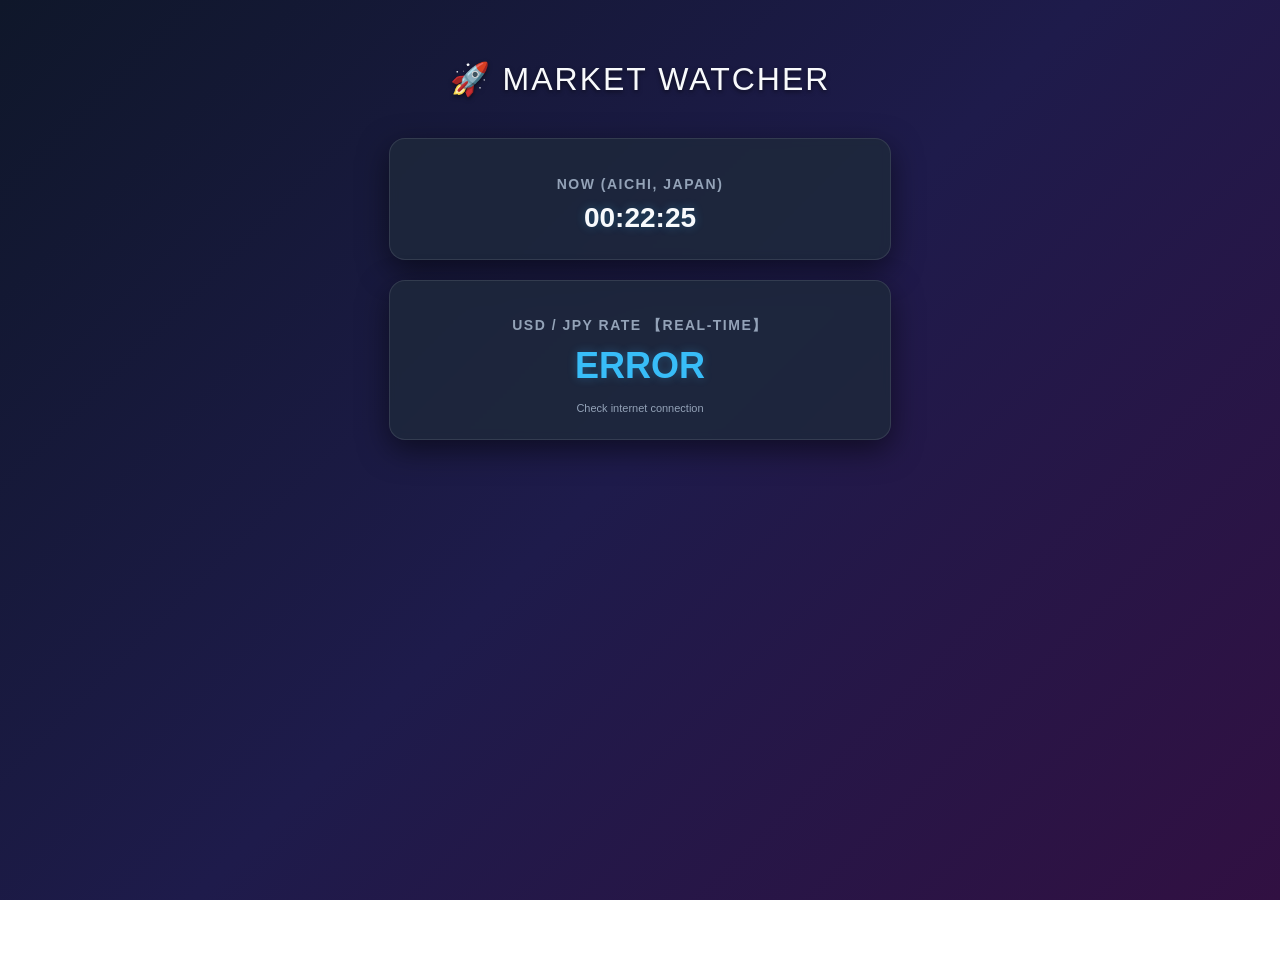
<file: index.html>
<!DOCTYPE html>
<html lang="ja">
<head>
    <meta charset="UTF-8">
    <title>リアルタイム金融ダッシュボード - マンハッタン・ナイト</title>
    <style>
        body {
            font-family: 'Helvetica Neue', Helvetica, Arial, sans-serif;
            text-align: center;
            margin-top: 60px;
            color: #f8fafc;

            /* 夜の都会をイメージしたグラデーション背景 */
            background: linear-gradient(135deg, #0f172a 0%, #1e1b4b 50%, #311042 100%);
            background-attachment: fixed;
            min-height: 100vh;
        }

        h1 {
            font-weight: 200;
            letter-spacing: 2px;
            margin-bottom: 40px;
            text-shadow: 0 2px 4px rgba(0,0,0,0.5);
        }

        .card {
            background: rgba(30, 41, 59, 0.85); /* 半透明にして背景を少し透けさせる */
            max-width: 450px;
            margin: 20px auto;
            padding: 25px;
            border-radius: 16px;
            box-shadow: 0 10px 30px rgba(0,0,0,0.5);
            border: 1px solid rgba(255,255,255,0.1);
            backdrop-filter: blur(5px); /* 背景を少しぼかすおしゃれな効果 */
        }

        h2 {
            color: #94a3b8;
            font-size: 14px;
            margin-bottom: 10px;
            text-transform: uppercase;
            letter-spacing: 1.5px;
        }

        .value {
            font-size: 36px;
            font-weight: bold;
            color: #38bdf8;
            transition: color 0.3s, text-shadow 0.3s;
            text-shadow: 0 0 10px rgba(56, 189, 248, 0.3);
        }

        /* 更新時のアニメーション */
        .flash {
            color: #4ade80 !important;
            text-shadow: 0 0 15px rgba(74, 222, 128, 0.8);
        }

        .update-time {
            font-size: 11px;
            color: #94a3b8;
            margin-top: 15px;
        }
    </style>
</head>
<body>

    <h1>🚀 MARKET WATCHER</h1>

    <!-- 現在時刻 -->
    <div class="card">
        <h2>NOW (Aichi, Japan)</h2>
        <div id="clock" class="value" style="font-size: 28px; color: #f8fafc;">00:00:00</div>
    </div>

    <!-- 本物の為替データ（ドル円） -->
    <div class="card">
        <h2>USD / JPY Rate 【REAL-TIME】</h2>
        <div id="forex-price" class="value">CONNECTING...</div>
        <div id="update-info" class="update-time">Status: Waiting...</div>
    </div>

    <script>
        // 時計
        function updateClock() {
            const now = new Date();
            const h = String(now.getHours()).padStart(2, '0');
            const m = String(now.getMinutes()).padStart(2, '0');
            const s = String(now.getSeconds()).padStart(2, '0');
            document.getElementById('clock').innerText = `${h}:${m}:${s}`;
        }
        setInterval(updateClock, 1000);
        updateClock();

        // リアルタイムデータ取得
        async function fetchRealData() {
            const priceElement = document.getElementById('forex-price');
            const infoElement = document.getElementById('update-info');

            try {
                // 為替データAPI
                const response = await fetch('https://open.er-api.com/v6/latest/USD');
                
                if (!response.ok) throw new Error('Fetch failed');

                const data = await response.json();
                const jpyRate = data.rates.JPY;
                
                priceElement.innerText = jpyRate.toFixed(2) + ' JPY';

                // 更新演出
                priceElement.classList.add('flash');
                setTimeout(() => priceElement.classList.remove('flash'), 1000);

                // 更新時刻
                const now = new Date();
                infoElement.innerText = `LAST UPDATE: ${now.toLocaleTimeString()} (Auto-refresh)`;

            } catch (error) {
                priceElement.innerText = 'ERROR';
                infoElement.innerText = 'Check internet connection';
            }
        }

        fetchRealData();
        setInterval(fetchRealData, 10000); // 10秒ごと
    </script>

</body>
</html>
</file>
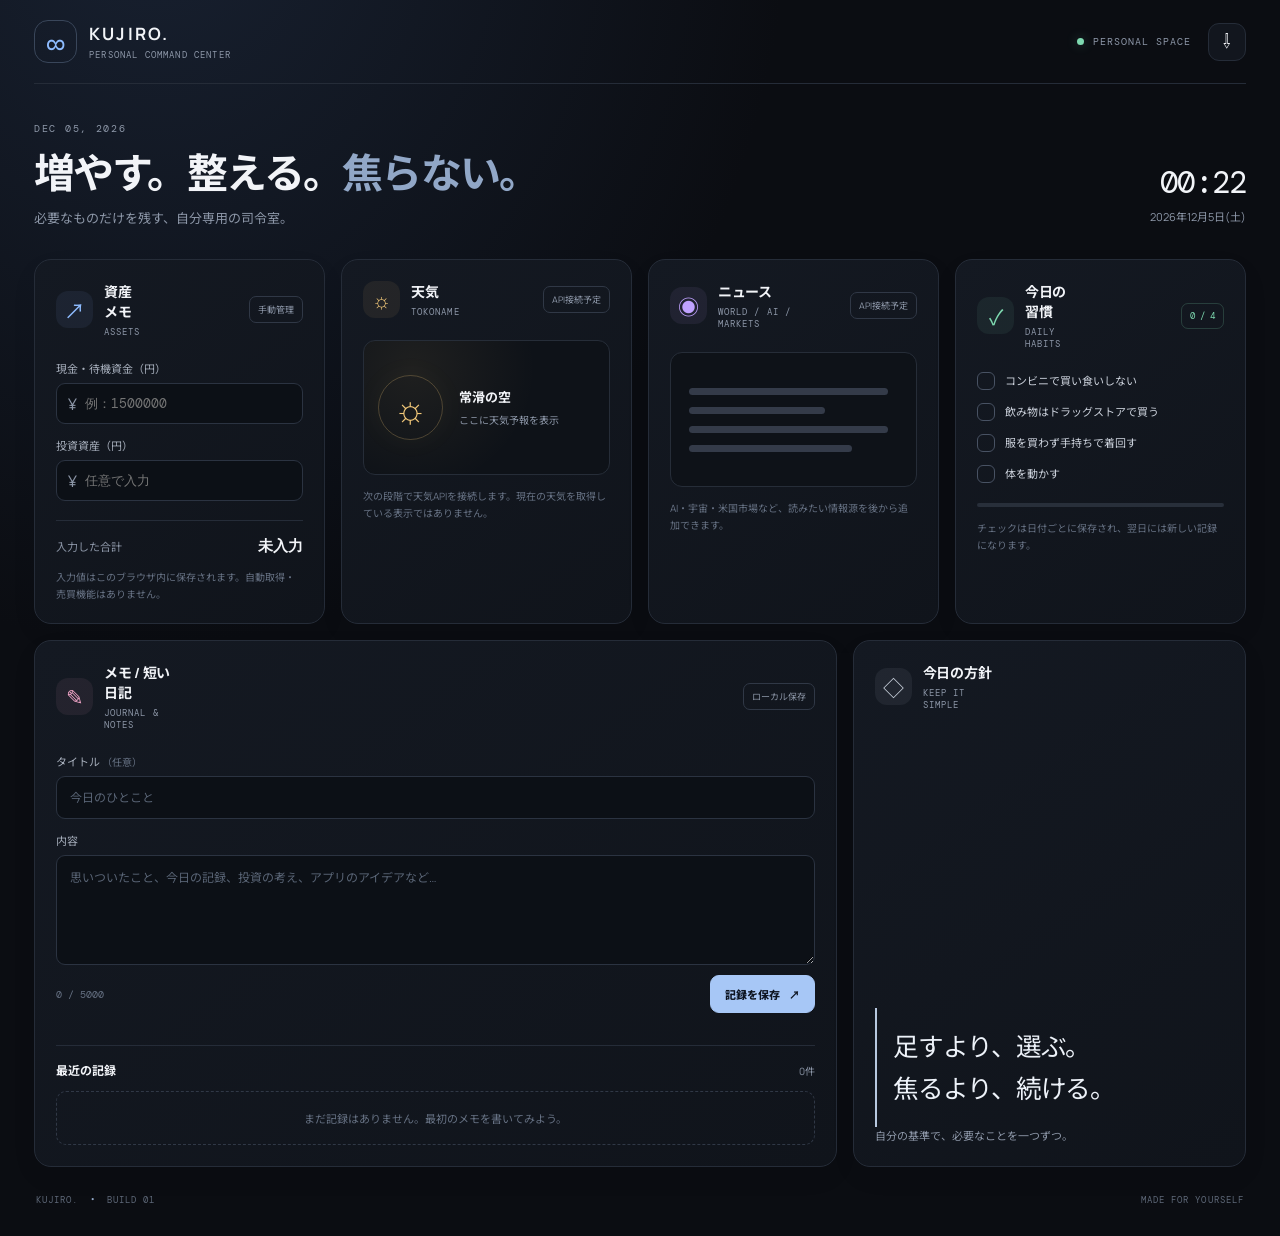
<file: kujiro-dashboard/index.html>
<!doctype html>
<html lang="ja">
<head>
  <meta charset="utf-8">
  <meta name="viewport" content="width=device-width, initial-scale=1">
  <meta name="theme-color" content="#0b0d12">
  <title>KUJIRO. — Personal Dashboard</title>
  <link rel="stylesheet" href="style.css">
</head>
<body>
  <div class="app-shell">
    <header class="topbar">
      <a class="brand" href="#" aria-label="KUJIRO Dashboard home">
        <span class="brand-mark">∞</span>
        <span><strong>KUJIRO.</strong><small>PERSONAL COMMAND CENTER</small></span>
      </a>
      <div class="topbar-right">
        <span class="status-dot"></span><span class="local-label">PERSONAL SPACE</span>
        <button class="icon-button" id="exportBtn" title="データをバックアップ" aria-label="データをバックアップ">⇩</button>
      </div>
    </header>

    <main>
      <section class="hero">
        <div>
          <p class="eyebrow" id="todayLabel">TODAY</p>
          <h1>増やす。整える。<span>焦らない。</span></h1>
          <p class="hero-sub">必要なものだけを残す、自分専用の司令室。</p>
        </div>
        <div class="clock-panel">
          <div id="clock" class="clock">--:--</div>
          <div id="fullDate" class="full-date">日付を読み込み中</div>
        </div>
      </section>

      <section class="dashboard-grid" aria-label="ダッシュボード">
        <article class="panel asset-panel">
          <div class="panel-heading">
            <div class="panel-title"><span class="panel-icon blue">↗</span><div><h2>資産メモ</h2><p>ASSETS</p></div></div>
            <span class="tag">手動管理</span>
          </div>
          <label for="cashInput">現金・待機資金（円）</label>
          <div class="money-input-wrap"><span>¥</span><input id="cashInput" type="number" min="0" step="1000" placeholder="例：1500000" inputmode="numeric"></div>
          <label for="investInput">投資資産（円）</label>
          <div class="money-input-wrap"><span>¥</span><input id="investInput" type="number" min="0" step="1000" placeholder="任意で入力" inputmode="numeric"></div>
          <div class="asset-total"><span>入力した合計</span><strong id="assetTotal">未入力</strong></div>
          <p class="microcopy">入力値はこのブラウザ内に保存されます。自動取得・売買機能はありません。</p>
        </article>

        <article class="panel weather-panel">
          <div class="panel-heading">
            <div class="panel-title"><span class="panel-icon amber">☼</span><div><h2>天気</h2><p>TOKONAME</p></div></div>
            <span class="tag">API接続予定</span>
          </div>
          <div class="placeholder-visual"><span class="sun-orbit">☼</span><div><strong>常滑の空</strong><p>ここに天気予報を表示</p></div></div>
          <p class="microcopy">次の段階で天気APIを接続します。現在の天気を取得している表示ではありません。</p>
        </article>

        <article class="panel news-panel">
          <div class="panel-heading">
            <div class="panel-title"><span class="panel-icon violet">◉</span><div><h2>ニュース</h2><p>WORLD / AI / MARKETS</p></div></div>
            <span class="tag">API接続予定</span>
          </div>
          <div class="news-placeholder"><span class="news-line"></span><span class="news-line short"></span><span class="news-line"></span><span class="news-line medium"></span></div>
          <p class="microcopy">AI・宇宙・米国市場など、読みたい情報源を後から追加できます。</p>
        </article>

        <article class="panel habits-panel">
          <div class="panel-heading">
            <div class="panel-title"><span class="panel-icon green">✓</span><div><h2>今日の習慣</h2><p>DAILY HABITS</p></div></div>
            <span class="count-tag" id="habitCount">0 / 4</span>
          </div>
          <div class="habit-list" id="habitList">
            <label class="habit-item"><input type="checkbox" data-habit="no-snacks"><span class="custom-check"></span><span>コンビニで買い食いしない</span></label>
            <label class="habit-item"><input type="checkbox" data-habit="cheap-drinks"><span class="custom-check"></span><span>飲み物はドラッグストアで買う</span></label>
            <label class="habit-item"><input type="checkbox" data-habit="no-clothes"><span class="custom-check"></span><span>服を買わず手持ちで着回す</span></label>
            <label class="habit-item"><input type="checkbox" data-habit="move"><span class="custom-check"></span><span>体を動かす</span></label>
          </div>
          <div class="habit-progress"><span id="habitProgress"></span></div>
          <p class="microcopy">チェックは日付ごとに保存され、翌日には新しい記録になります。</p>
        </article>

        <article class="panel journal-panel">
          <div class="panel-heading">
            <div class="panel-title"><span class="panel-icon pink">✎</span><div><h2>メモ / 短い日記</h2><p>JOURNAL & NOTES</p></div></div>
            <span class="tag">ローカル保存</span>
          </div>
          <form id="noteForm">
            <label for="noteTitle">タイトル <span class="optional">（任意）</span></label>
            <input id="noteTitle" class="text-input" type="text" maxlength="100" placeholder="今日のひとこと">
            <label for="noteBody">内容</label>
            <textarea id="noteBody" rows="4" maxlength="5000" placeholder="思いついたこと、今日の記録、投資の考え、アプリのアイデアなど…"></textarea>
            <div class="form-footer"><span id="charCount">0 / 5000</span><button class="primary-button" type="submit">記録を保存 <span>↗</span></button></div>
            <p id="formMessage" class="form-message" role="status" aria-live="polite"></p>
          </form>
          <div class="notes-header"><h3>最近の記録</h3><span id="notesCount">0件</span></div>
          <div id="notesList" class="notes-list"><p class="empty-state">まだ記録はありません。最初のメモを書いてみよう。</p></div>
        </article>

        <article class="panel focus-panel">
          <div class="panel-heading">
            <div class="panel-title"><span class="panel-icon gray">◇</span><div><h2>今日の方針</h2><p>KEEP IT SIMPLE</p></div></div>
          </div>
          <blockquote>足すより、選ぶ。<br>焦るより、続ける。</blockquote>
          <p class="focus-foot">自分の基準で、必要なことを一つずつ。</p>
        </article>
      </section>
    </main>

    <footer class="footer"><span>KUJIRO. <span class="footer-dot">•</span> BUILD 01</span><span>MADE FOR YOURSELF</span></footer>
  </div>
  <input type="file" id="importFile" accept="application/json,.json" hidden>
  <div class="toast" id="toast" role="status" aria-live="polite"></div>
  <script src="app.js"></script>
</body>
</html>
</file>
<file: kujiro-dashboard/style.css>
@import url('https://fonts.googleapis.com/css2?family=DM+Mono:wght@400;500&family=Manrope:wght@400;500;600;700;800&family=Noto+Sans+JP:wght@400;500;600;700&display=swap');

:root {
  color-scheme: dark;
  --bg: #0b0d12;
  --panel: #12161e;
  --panel-2: #171c26;
  --line: #252c38;
  --text: #f2f4f8;
  --muted: #8d97a8;
  --faint: #667183;
  --blue: #8ebcff;
  --amber: #f2c879;
  --violet: #c0a2ff;
  --green: #7ed9b0;
  --pink: #f2a5c8;
  font-family: Manrope, "Noto Sans JP", sans-serif;
}
* { box-sizing: border-box; }
body { margin: 0; min-height: 100vh; color: var(--text); background: radial-gradient(ellipse at 12% -10%, #182131 0%, transparent 40%), var(--bg); }
button, input, textarea { font: inherit; }
button { cursor: pointer; }
.app-shell { width: min(1400px, 100%); margin: 0 auto; padding: 0 34px; }
.topbar { min-height: 84px; display: flex; justify-content: space-between; align-items: center; border-bottom: 1px solid var(--line); }
.brand { display: flex; align-items: center; gap: 12px; color: inherit; text-decoration: none; }
.brand-mark { width: 43px; height: 43px; display: grid; place-items: center; border: 1px solid #39465a; border-radius: 14px; color: var(--blue); font-size: 28px; line-height: 1; }
.brand strong { display: block; font-size: 17px; letter-spacing: .13em; }
.brand small { display: block; margin-top: 4px; color: var(--muted); font: 9px "DM Mono", monospace; letter-spacing: .13em; }
.topbar-right { display: flex; align-items: center; gap: 9px; color: var(--muted); font: 10px "DM Mono", monospace; letter-spacing: .1em; }
.status-dot { width: 7px; height: 7px; background: var(--green); border-radius: 50%; box-shadow: 0 0 12px #7ed9b055; }
.icon-button { width: 38px; height: 38px; margin-left: 8px; border: 1px solid var(--line); background: var(--panel); color: var(--text); border-radius: 11px; font-size: 19px; }
.icon-button:hover { border-color: var(--blue); }
.hero { display: flex; justify-content: space-between; align-items: end; gap: 24px; padding: 38px 0 32px; }
.eyebrow, .panel-title p { margin: 0; color: var(--muted); font: 10px "DM Mono", monospace; letter-spacing: .17em; }
.hero h1 { margin: 12px 0 10px; font-size: clamp(26px, 3.2vw, 42px); line-height: 1.25; letter-spacing: -.045em; font-weight: 700; }
.hero h1 span { color: #91a7c7; }
.hero-sub { margin: 0; color: var(--muted); font-size: 13px; }
.clock-panel { min-width: 150px; text-align: right; padding-bottom: 3px; }
.clock { font: 31px "DM Mono", monospace; letter-spacing: -.06em; }
.full-date { margin-top: 5px; color: var(--muted); font-size: 11px; }
.dashboard-grid { display: grid; grid-template-columns: repeat(12, minmax(0, 1fr)); gap: 16px; align-items: stretch; }
.panel { min-width: 0; padding: 21px; background: linear-gradient(145deg, #141922, #10141b); border: 1px solid var(--line); border-radius: 17px; box-shadow: 0 10px 30px #0000000a; }
.asset-panel, .weather-panel, .news-panel, .habits-panel { grid-column: span 3; }
.journal-panel { grid-column: span 8; }
.focus-panel { grid-column: span 4; }
.panel-heading { display: flex; align-items: center; justify-content: space-between; gap: 10px; margin-bottom: 22px; }
.panel-title { display: flex; align-items: center; gap: 11px; min-width: 0; }
.panel-title h2 { margin: 0 0 5px; font-size: 14px; font-weight: 700; letter-spacing: -.02em; }
.panel-title p { font-size: 9px; letter-spacing: .12em; }
.panel-icon { display: grid; place-items: center; flex: 0 0 37px; height: 37px; border-radius: 12px; font-size: 21px; background: #ffffff08; }
.blue { color: var(--blue); background: #8ebcff12; }.amber { color: var(--amber); background: #f2c87912; }.violet { color: var(--violet); background: #c0a2ff12; }.green { color: var(--green); background: #7ed9b012; }.pink { color: var(--pink); background: #f2a5c812; }.gray { color: #c6ced9; background: #c6ced912; }
.tag, .count-tag { flex: 0 0 auto; color: var(--muted); font-size: 9px; padding: 6px 8px; border: 1px solid #303846; border-radius: 7px; white-space: nowrap; }
.count-tag { color: var(--green); border-color: #7ed9b033; font-family: "DM Mono", monospace; }
.panel label:not(.habit-item) { display: block; margin: 13px 0 7px; color: #a5adba; font-size: 11px; }
.money-input-wrap { display: flex; align-items: center; gap: 8px; padding: 0 11px; border: 1px solid #2b3341; border-radius: 9px; background: #0c1016; color: var(--muted); }
.money-input-wrap input { width: 100%; min-width: 0; padding: 11px 0; color: var(--text); background: transparent; border: 0; outline: 0; font: 13px "DM Mono", monospace; }
.money-input-wrap:focus-within, .text-input:focus, textarea:focus { border-color: #6985ad; box-shadow: 0 0 0 3px #8ebcff10; }
.asset-total { display: flex; align-items: center; justify-content: space-between; gap: 8px; margin-top: 19px; padding-top: 15px; border-top: 1px solid var(--line); color: var(--muted); font-size: 11px; }
.asset-total strong { color: var(--text); font: 600 15px "DM Mono", monospace; }
.microcopy { margin: 13px 0 0; color: var(--faint); font-size: 10px; line-height: 1.65; }
.placeholder-visual { min-height: 135px; display: flex; align-items: center; gap: 16px; padding: 14px; background: radial-gradient(circle at 20% 20%, #f2c87913, transparent 55%), #0e1218; border: 1px solid #262d38; border-radius: 12px; }
.sun-orbit { display: grid; place-items: center; width: 65px; height: 65px; flex: 0 0 65px; border: 1px solid #f2c87940; border-radius: 50%; color: var(--amber); font-size: 37px; box-shadow: 0 0 30px #f2c8790b; }
.placeholder-visual strong { display: block; font-size: 13px; }
.placeholder-visual p { margin: 7px 0 0; color: var(--muted); font-size: 10px; line-height: 1.5; }
.news-placeholder { min-height: 135px; display: flex; flex-direction: column; justify-content: center; gap: 12px; padding: 18px; border: 1px solid #262d38; border-radius: 12px; background: #0e1218; }
.news-line { display: block; height: 7px; width: 95%; border-radius: 6px; background: #343b49; }
.news-line.short { width: 65%; }.news-line.medium { width: 78%; }
.habit-list { display: flex; flex-direction: column; gap: 13px; }
.habit-item { display: flex; align-items: center; gap: 10px; cursor: pointer; color: #cbd1db; font-size: 11px; line-height: 1.5; }
.habit-item input { position: absolute; opacity: 0; width: 1px; height: 1px; }
.custom-check { display: grid; place-items: center; width: 18px; height: 18px; flex: 0 0 18px; border: 1px solid #485263; border-radius: 6px; color: transparent; font-size: 12px; transition: .15s ease; }
.habit-item input:checked + .custom-check { background: #7ed9b0; border-color: #7ed9b0; color: #101812; }
.habit-item input:checked ~ span:last-child { color: #7c8798; text-decoration: line-through; }
.habit-item input:focus-visible + .custom-check { outline: 2px solid var(--blue); outline-offset: 3px; }
.habit-progress { height: 4px; margin-top: 20px; overflow: hidden; background: #282f3a; border-radius: 9px; }
.habit-progress span { display: block; width: 0; height: 100%; background: var(--green); border-radius: inherit; transition: width .2s ease; }
.journal-panel form { display: block; }
.optional { color: var(--faint); font-size: 10px; }
.text-input, textarea { display: block; width: 100%; padding: 12px 13px; color: var(--text); background: #0c1016; border: 1px solid #2b3341; border-radius: 9px; outline: 0; font-size: 12px; }
textarea { min-height: 110px; resize: vertical; line-height: 1.7; }
.text-input::placeholder, textarea::placeholder { color: #596475; }
.form-footer { display: flex; align-items: center; justify-content: space-between; gap: 12px; margin-top: 10px; }
#charCount { color: var(--faint); font: 10px "DM Mono", monospace; }
.primary-button { padding: 10px 14px; border: 1px solid #a7c7f6; border-radius: 9px; color: #0d1420; background: #a7c7f6; font-size: 11px; font-weight: 800; }
.primary-button:hover { background: #c4d9fa; }
.primary-button span { padding-left: 7px; }
.form-message { min-height: 15px; margin: 8px 0 0; color: var(--green); font-size: 10px; }
.notes-header { display: flex; align-items: center; justify-content: space-between; margin-top: 9px; padding-top: 15px; border-top: 1px solid var(--line); }
.notes-header h3 { margin: 0; font-size: 12px; }
.notes-header > span { color: var(--muted); font-size: 10px; }
.notes-list { display: flex; flex-direction: column; gap: 9px; margin-top: 12px; }
.empty-state { margin: 0; padding: 18px 12px; text-align: center; color: var(--faint); font-size: 11px; border: 1px dashed #303846; border-radius: 10px; }
.note-card { padding: 13px; border: 1px solid #2a313d; border-radius: 11px; background: #0e1218; }
.note-card-top { display: flex; justify-content: space-between; align-items: start; gap: 12px; }
.note-card h4 { margin: 0; font-size: 12px; overflow-wrap: anywhere; }
.note-date { color: var(--faint); font: 9px "DM Mono", monospace; white-space: nowrap; }
.note-body { margin: 9px 0 0; color: #b7c0ce; font-size: 11px; line-height: 1.75; white-space: pre-wrap; overflow-wrap: anywhere; }
.note-actions { display: flex; justify-content: end; gap: 7px; margin-top: 11px; }
.small-button { padding: 6px 9px; border: 1px solid #303846; border-radius: 7px; color: var(--muted); background: transparent; font-size: 10px; }
.small-button:hover { color: var(--text); border-color: #69778b; }
.small-button.danger:hover { color: #ff9eaa; border-color: #a84b5a; }
.focus-panel { display: flex; flex-direction: column; }
.focus-panel blockquote { margin: auto 0 0; padding: 18px 0 16px 16px; border-left: 2px solid #b7c8df; color: #edf2f9; font-size: clamp(20px, 2vw, 26px); line-height: 1.65; letter-spacing: -.04em; }
.focus-foot { margin: 0; color: var(--muted); font-size: 11px; line-height: 1.7; }
.footer { display: flex; justify-content: space-between; padding: 27px 2px 30px; color: #5e6878; font: 9px "DM Mono", monospace; letter-spacing: .12em; }
.footer-dot { color: #91a7c7; padding: 0 5px; }
.toast { position: fixed; right: 22px; bottom: 22px; max-width: min(360px, calc(100vw - 44px)); padding: 12px 16px; border: 1px solid #384657; border-radius: 10px; color: var(--text); background: #1a222e; box-shadow: 0 12px 35px #0007; font-size: 12px; opacity: 0; transform: translateY(8px); pointer-events: none; transition: .2s ease; }
.toast.show { opacity: 1; transform: translateY(0); }
@media (max-width: 1100px) {
  .asset-panel, .weather-panel, .news-panel, .habits-panel { grid-column: span 6; }
  .journal-panel { grid-column: span 7; }.focus-panel { grid-column: span 5; }
}
@media (max-width: 720px) {
  .app-shell { padding: 0 16px; }
  .topbar { min-height: 70px; }
  .brand-mark { width: 38px; height: 38px; }.brand strong { font-size: 15px; }.brand small { font-size: 8px; }
  .local-label { display: none; }
  .hero { align-items: start; flex-direction: column; gap: 20px; padding: 28px 0 23px; }
  .hero h1 { font-size: clamp(27px, 7vw, 36px); }
  .clock-panel { display: flex; align-items: baseline; gap: 11px; text-align: left; }
  .clock { font-size: 24px; }.full-date { margin-top: 0; }
  .dashboard-grid { gap: 12px; }
  .asset-panel, .weather-panel, .news-panel, .habits-panel, .journal-panel, .focus-panel { grid-column: 1 / -1; }
  .panel { padding: 17px; border-radius: 14px; }
  .panel-heading { margin-bottom: 16px; }
  .focus-panel { min-height: 210px; }
  .focus-panel blockquote { margin-top: 8px; }
  .footer { padding-bottom: 22px; font-size: 8px; }
}
@media (prefers-reduced-motion: reduce) {
  *, *::before, *::after { scroll-behavior: auto !important; transition: none !important; }
}
</file>
